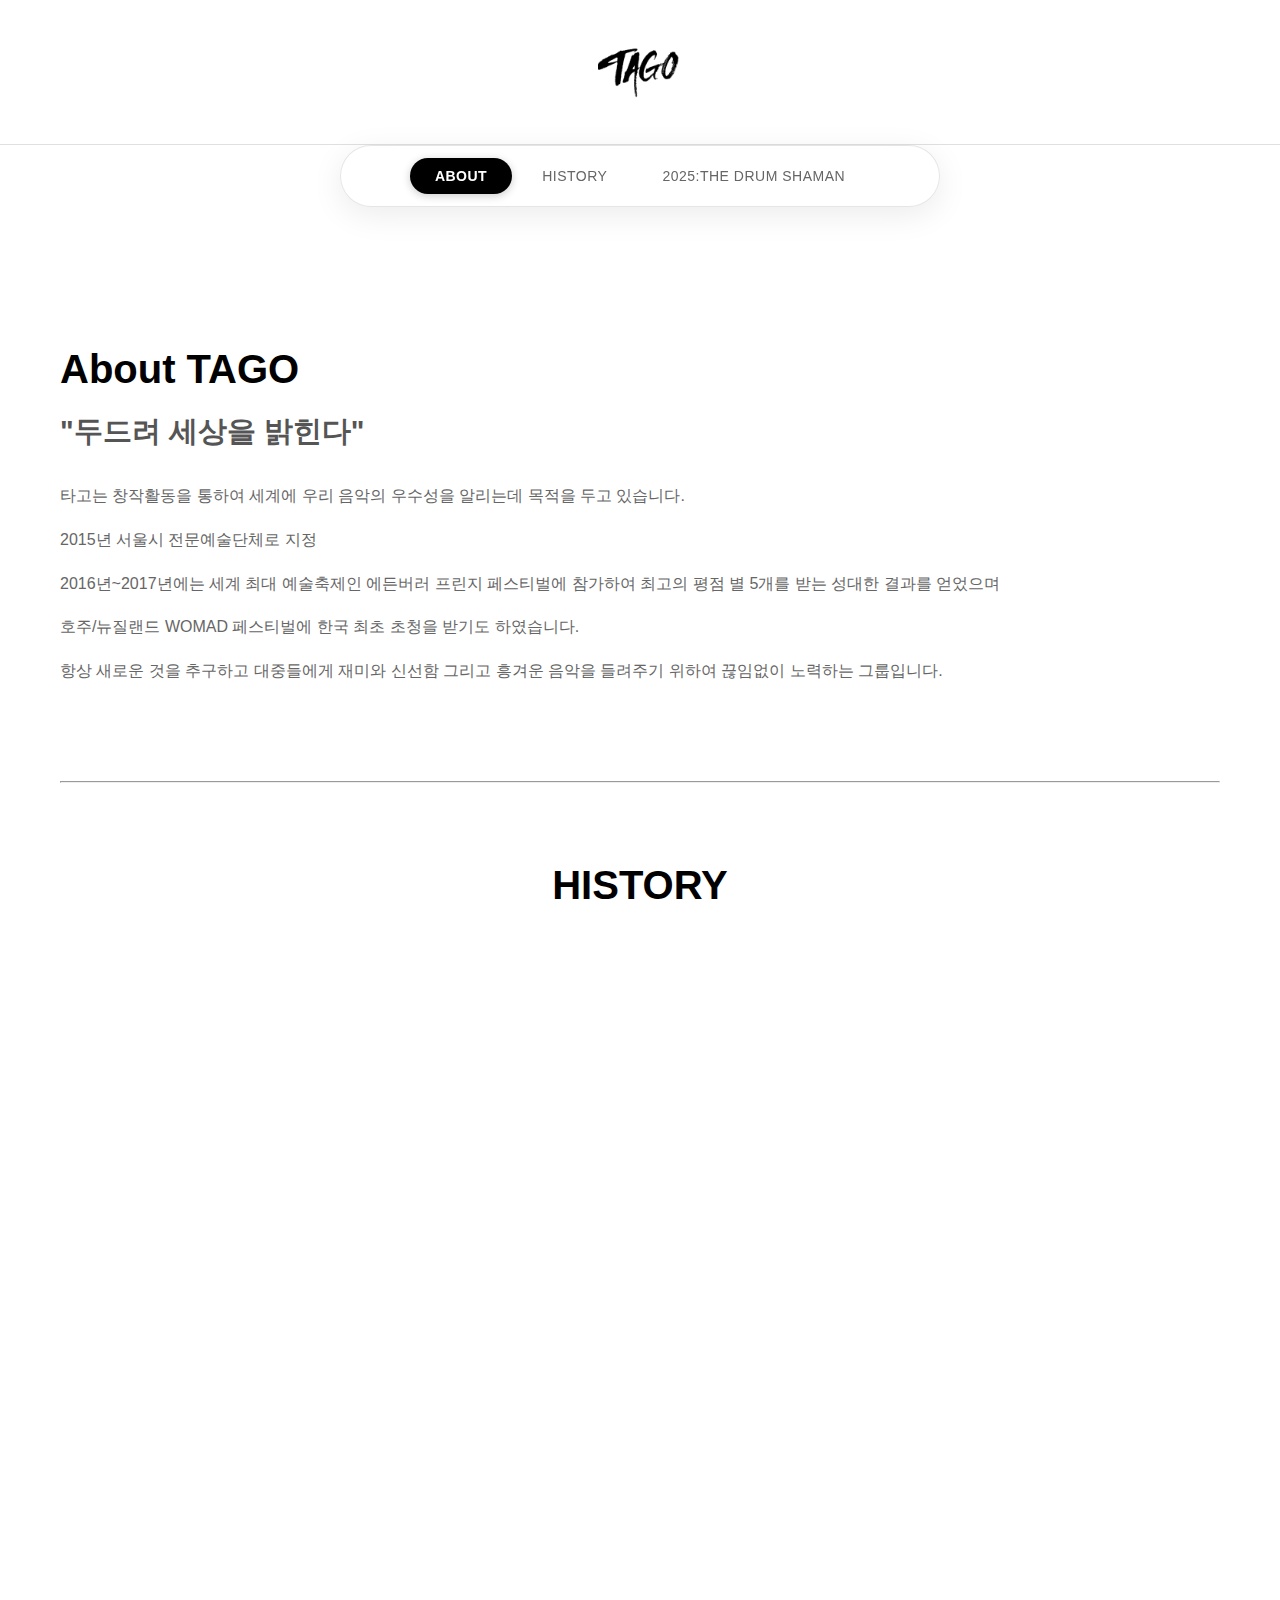
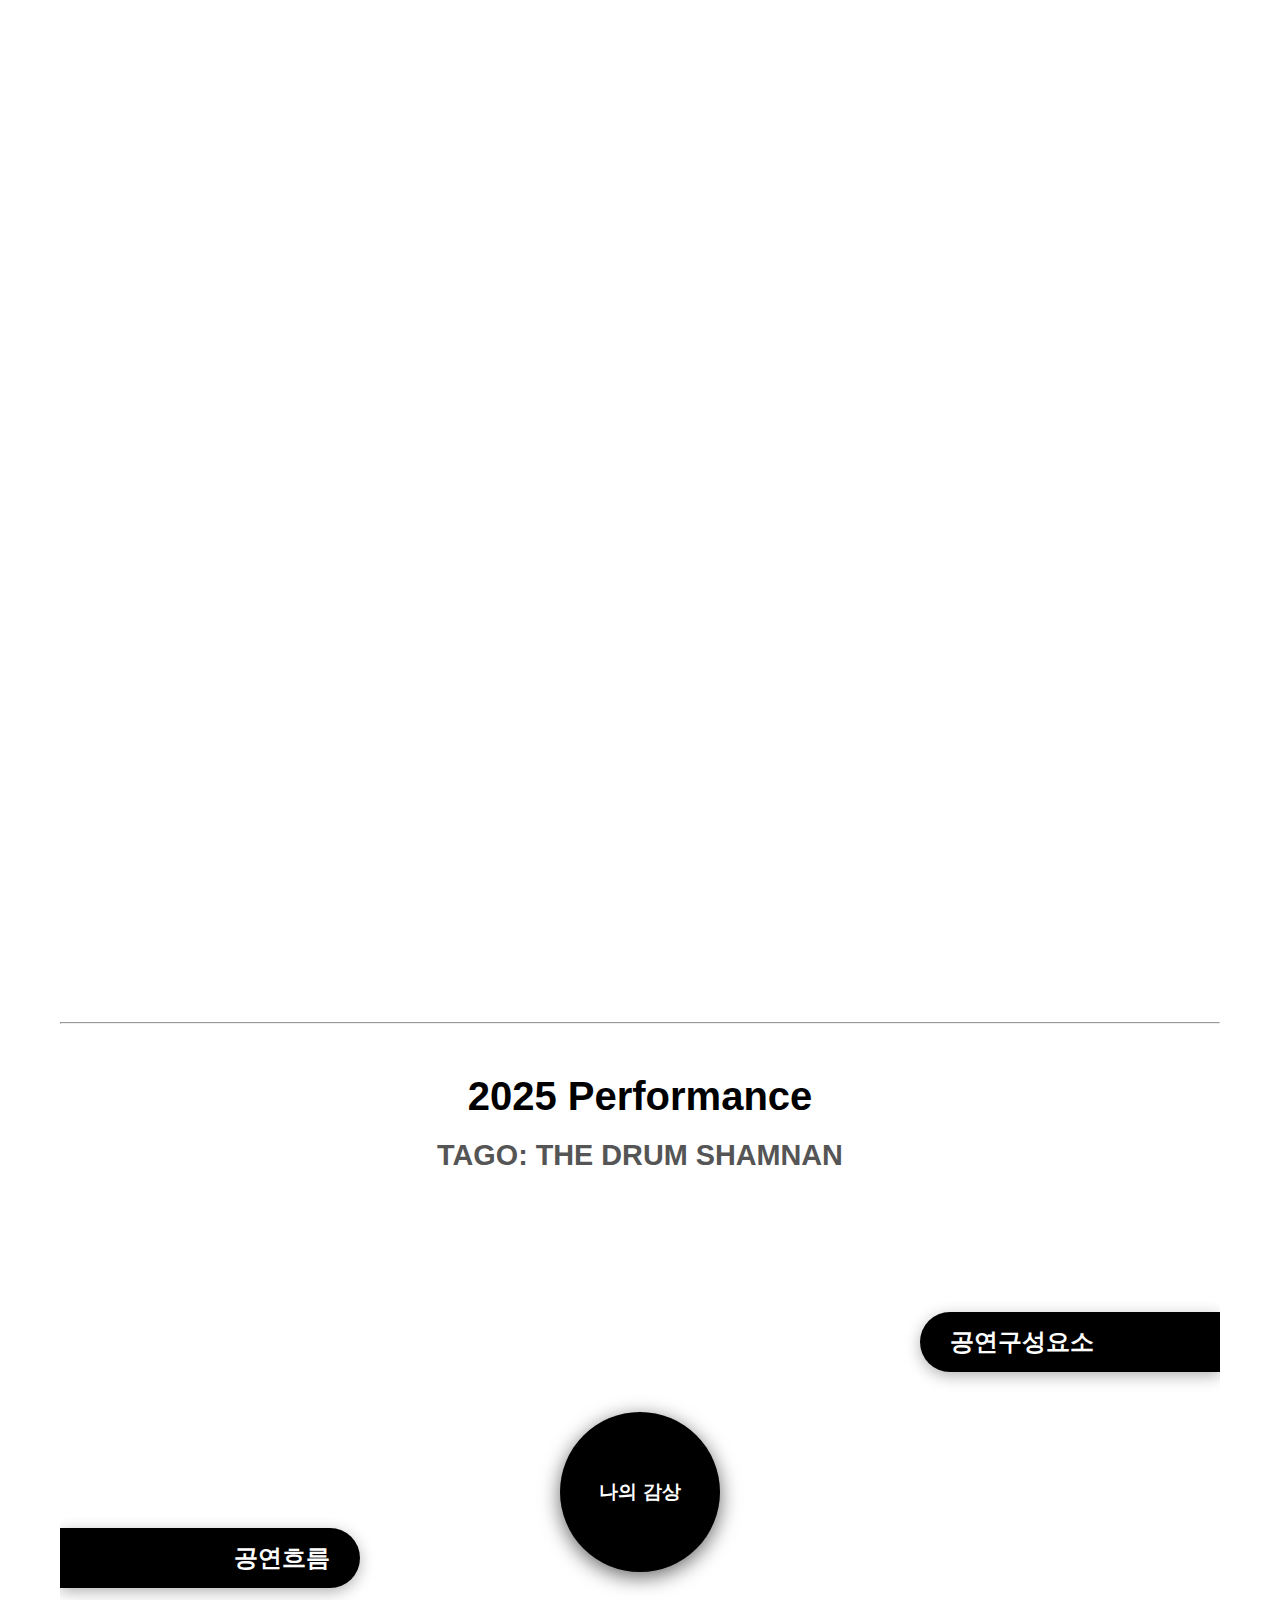
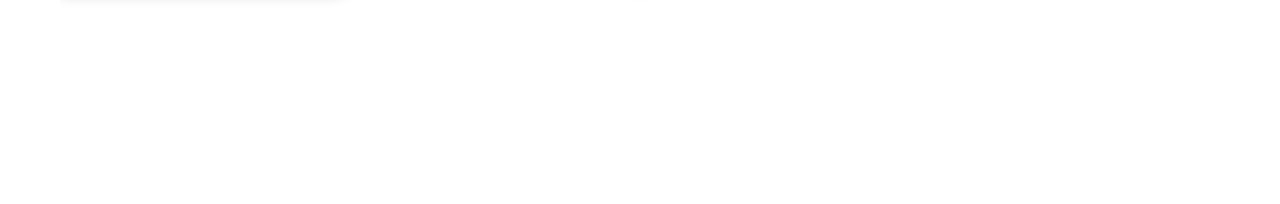
<file: index.html>
<!DOCTYPE html>
<html lang="en">
<head>
    <meta charset="UTF-8">
    <meta name="viewport" content="width=device-width, initial-scale=1.0">
    <link rel="preconnect" href="https://fonts.googleapis.com">
    <link rel="stylesheet" href="main-css.css">
    <title>TAGO_main</title>
    <!-- 🌟 새롭게 추가된 CSS 스타일 🌟 -->
    <style>
        /* #TDS 섹션을 위한 스타일: 내부 요소의 absolute 위치 기준 */
        #TDS {
            position: relative; 
            min-height: 80vh; /* 중앙 배치를 위해 최소 높이 확보 */
            display: flex;
            flex-direction: column;
            align-items: center;
            justify-content: flex-start;
            padding-bottom: 100px;
        }

        /* 나의 감상 원형 버튼 스타일 */
        .impression-circle {
            display: flex;
            justify-content: center;
            align-items: center;
            position: absolute;
            top: 65%; /* 중앙보다 약간 아래로 조정 */
            left: 50%;
            transform: translate(-50%, -50%);
            width: 160px; /* 적당한 크기 */
            height: 160px;
            background-color: black;
            color: white;
            border-radius: 50%;
            text-align: center;
            font-size: 1.2rem;
            font-weight: 700;
            text-decoration: none;
            cursor: pointer;
            box-shadow: 0 5px 20px rgba(0, 0, 0, 0.6);
            z-index: 5;
            transition: box-shadow 0.3s ease, transform 0.3s ease;
        }

        .impression-circle:hover {
            box-shadow: 0 0 30px rgba(0, 0, 0, 0.9);
            transform: translate(-50%, -50%) scale(1.1);
        }
        
        /* 원형 확장 전환 오버레이 */
        #circle-transition-overlay {
            position: fixed;
            top: 50%;
            left: 50%;
            width: 0;
            height: 0;
            background-color: black;
            border-radius: 50%;
            opacity: 1;
            transform: translate(-50%, -50%);
            z-index: 9999;
            pointer-events: none;
        }

        #circle-transition-overlay.expand {
            /* 뷰포트의 대각선 길이를 커버할 만큼 충분히 크게 설정 */
            width: 300vmax; 
            height: 300vmax;
            transition: width 0.8s cubic-bezier(0.5, 0, 0.5, 1), height 0.8s cubic-bezier(0.5, 0, 0.5, 1);
        }
        
        /* 🌟 기존 섹션 박스들의 위치 재조정 (화면 끝에 붙도록 수정) 🌟 */
        .elements-box {
             top: 40%; 
             right: 0%; /* 화면 오른쪽 끝에 붙임 */
        }
        
        .flow-box {
             top: 70%; 
             left: 0%; /* 화면 왼쪽 끝에 붙임 */
        }
    </style>
</head>
<body>
    <!-- 로고 영역 (sticky 제외) -->
    <header>
        <div class="header-top">
            <a href="#ABOUT"><img class="logo" src="TAGO_logo.jpg" alt="타고로고"></a>
        </div>
        <hr>
    </header>
    
    <!-- 네비게이션만 sticky -->
    <nav>
        <div class="nav-wrapper">
            <div class="header-menu">
                <a href="#ABOUT" class="active">ABOUT</a>
                <a href="#HISTORY">HISTORY</a>
                <a href="#TDS">2025:THE DRUM SHAMAN</a>
            </div>
        </div>
    </nav>
    </header>
    <main>
        <section id="ABOUT">
            <h1>About TAGO</h1>
            <!-- 화살표 넣기 -->
            <h2>"두드려 세상을 밝힌다"</h2>
            <p>타고는 창작활동을 통하여 세계에 우리 음악의 우수성을 알리는데 목적을 두고 있습니다.</p>
            <p class="footprint1"><span class="highlight">2015년 서울시 전문예술단체로 지정</span></p>
            <p class="footprint2"><span class="highlight">2016년~2017년에는 세계 최대 예술축제인 에든버러 프린지 페스티벌에 참가하여 최고의 평점 별 5개를 받는 성대한 결과</span>를 얻었으며</p>
            <p class="footprint3"><span class="highlight">호주/뉴질랜드 WOMAD 페스티벌에 한국 최초 초청</span>을 받기도 하였습니다.</p>
            <p>항상 새로운 것을 추구하고 대중들에게 재미와 신선함 그리고 흥겨운 음악을 들려주기 위하여 끊임없이 노력하는 그룹입니다.</p>
        </section>
        <hr>

        <section id="HISTORY">
    <h1 style="text-align: center; margin-bottom: 60px;">HISTORY</h1>
    
    <div class="history-container">
        <div class="y15-card">
            <div class="y15-head">2015</div>
            <div class="y15-detail">
                강남구립 무용단 상설공연 '말죽거리' 공연<br>
                국악방송 음원 지원사업 녹음<br>
                일본 니가타 '동양 3국의 춤' 공연<br>
                싱가포르 독립 50주년 기념공연<br>
                국립오페라단〈주몽〉협연
            </div>
        </div>

        <div class="y16-card">
            <div class="y16-head">2016</div>
            <div class="y16-detail">
                인도네시아 자카르타, 반둥 공연 (한국문화원)<br>
                에딘버러 '프린지 페스티벌' 참가<br>
                '세계민속춤 축제' 주최, 주관 및 오프닝 공연<br>
                광화문 광장 '아리랑 페스티벌' 공연<br>
                '신나는 국악여행' < 코리안 정글 > 공연
            </div>
        </div>

        <div class="y17-card">
            <div class="y17-head">2017</div>
            <div class="y17-detail">
                금나래아트홀 기획공연 'TAGO 코리안드럼'<br>
                호주, 뉴질랜드 '워매들레이드 페스티벌' 초청공연<br>
                Dom sindikata, Serbia 세르비아 초청공연<                루마니아 Sibiu '국제 연극 페스티벌' 초청공연<br>
                런던 '코리아 페스티벌', 올림피아 극장 초청공연<br>
                에딘버러 '프린지 페스티벌' assembly ballom hall (24회 공연)<br>
                스페인 'La Merce 페스티벌' 초청공연
            </div>
        </div>

        <div class="y18-card">
            <div class="y18-head">2018</div>
            <div class="y18-detail">
                문래예술공장 "원스트링즈" 공연<br>
                팔레스타인 인터네셔널 페스티벌 공연<br>
                라트비아 독립 100주년 뮤직 페스티벌 공연<br>
                피츠버그 페스티벌 "코리안드럼 타고" 공연<br>
                금나래 아트홀 작은음악회 "타고 MAD" 공연
            </div>
        </div>

        <div class="y19-card">
            <div class="y19-head">2019</div>
            <div class="y19-detail">
                TAGO 'MAD' 정기공연 성수아트홀<br>
                타고 '피쓰나이트' 해남문화예술회관 초청공연<br>
                러시아-독일 Korean Festival 초청공연<br>
                한·튀니지 수교 50주년 기념 초청공연<br>
                청와대 신년회 타고 공연
            </div>
        </div>

        <div class="y20-card">
            <div class="y20-head">2020</div>
            <div class="y20-detail">
                'MBC 가요대제전' MONSTERX & 크래비티 & TAGO<br>
                'MBN 나야나' 팔도명물가수 TAGO 김시원 출연<br>
                광주예술고등학교 마스터 클래스<br>
                동작문화재단 < 노들난장 ><br>
                네덜란드 22개 도시 투어 < TAGO - Korean Drum Ⅱ ><br>
                광주 국립아시아문화전당 < TAGO - Brunch Concert >
            </div>
        </div>

        <div class="y21-card">
            <div class="y21-head">2021</div>
            <div class="y21-detail">
                고수의콘서트 평화의 희망의 북을 울려라 화양연화 '인천서구문화회관'<br>
                한국 카메룬 수교 60주년 기념 초청공연
            </div>
        </div>

        <div class="y22-card">
            <div class="y22-head">2022</div>
            <div class="y22-detail">
                한국 과테말라, 에콰도르, 파라과이 수교 60주년 기념 초청공연<br>
                KF국제교류재단 주관 호주 캔버라, 멜버른 초청공연<br>
                헝가리 국가거리민속축제 초청공연<br>
                안성 남사당 바우덕이 축제 메인공연<br>
                한국 아르헨티나 수교 60주년 한국문화원 단독 초청공연
            </div>
        </div>

        <div class="y23-card">
            <div class="y23-head">2023</div>
            <div class="y23-detail">
                Jecheon International Music & Film Festival 한국경쟁 부분 장편 후보 < 노크 ><br>
                방방곡곡문화공감사업 성남아트리움 대극장 < TAGO MAD : Man and Drum ><br>
                성남문화재단 기획공연 파크콘서트 < KoreanDrum : 영고 ><br>
                한·미 동맹 70주년 기념 앵커리지 초청공연 < TAGO MAD : Man and Drum ><br>
                타고 신작 정기공연 KoreanDrum III : The Drum Shaman 국립극장 하늘극장
            </div>
        </div>

        <div class="y24-card">
            <div class="y24-head">2024</div>
            <div class="y24-detail">
                KoreanDrum III : The Drum Shaman 부산 영화의전당 하늘연극장<br>
                한국적 북춤의 추구와 세계화 PAF특별상 수상<br>
                제천 벚꽃축제 메인공연
            </div>
        </div>

        <div class="y25-card">
            <div class="y25-head">2025</div>
            <div class="y25-detail">
                제7회 춘천시립예술단 정기공연 어버이날 "효"콘서트 초청공연<br>
                제35회 마카오아트페스티벌 TheDrum Shaman 초청공연<br>
                ROPPONGI ART FESTIVAL 공식 초청공연<br>
                타고 정기공연 KoreanDrum III : The Drum Shaman 국립극장 하늘극장
            </div>
        </div>
    </div>
    
    <!-- 2026 카드 별도 배치 -->
    <div class="y26-card">
        <div class="y26-head">2026</div>
        <div class="y26-detail">Coming Soon...</div>
    </div>
</section>
        <hr>
        <section id="TDS">
            <h1>2025 Performance</h1>
            <h2>TAGO: THE DRUM SHAMNAN</h2>
            
            <!-- 나의 감상 원형 버튼 추가 -->
            <a href="after.html" class="impression-circle" id="impression-link">
                나의 감상
            </a>
            
            <a href="elements.html" class="section-box elements-box">
                <div>
                    <h4 class="elements">공연구성요소</h4>
                </div>
            </a>
        
            <!-- 공연흐름 (왼쪽 고정) -->
            <a href="flow.html" class="section-box flow-box">
                <div>
                    <h4 class="flow">공연흐름</h4>
                </div>
            </a>
        </section>
    </main>
    <footer>
        <!-- <div> <a href="https://www.instagram.com/tago_h/">인스타그램</a></div>
        <div><a href="https://www.drumtago.com/">홈페이지</a></div>
        <p>숙명여자대학교 2410562 인공지능공학부 임효주 제작</p>
        <p>타고팀 앞으로의 행보에 응원을 보냅니다!</p> -->
    </footer>
    <!-- 페이지 전환을 위한 검은 원형 오버레이 -->
    <div id="circle-transition-overlay"></div>
    
    <script>
        document.addEventListener('DOMContentLoaded', function() {
    // 1. 슬라이딩 인디케이터 생성 및 초기화
    const headerMenu = document.querySelector('.header-menu');
    const menuItems = document.querySelectorAll('.header-menu a');
    
    // 인디케이터 요소 생성
    const indicator = document.createElement('div');
    indicator.className = 'nav-indicator';
    headerMenu.appendChild(indicator);
    
    // 인디케이터 위치 업데이트 함수
    function updateIndicator(target) {
        if (!target) return;
        
        const menuRect = headerMenu.getBoundingClientRect();
        const targetRect = target.getBoundingClientRect();
        
        indicator.style.width = `${targetRect.width}px`;
        indicator.style.left = `${targetRect.left - menuRect.left}px`;
    }
    
    // 초기 active 항목으로 인디케이터 설정
    setTimeout(() => {
        const initialActive = document.querySelector('.header-menu a.active');
        if (initialActive) {
            updateIndicator(initialActive);
        }
    }, 100);
    
    // 2. 메뉴 클릭 이벤트
    menuItems.forEach(item => {
        item.addEventListener('click', function(e) {
            e.preventDefault(); // 기본 동작 막기
            
            // 모든 active 클래스 제거
            menuItems.forEach(menuItem => {
                menuItem.classList.remove('active');
            });
            
            // 클릭한 아이템에 active 클래스 추가
            this.classList.add('active');
            
            // 인디케이터 이동
            updateIndicator(this);
            
            // 해당 섹션으로 스크롤
            const targetId = this.getAttribute('href');
            const targetSection = document.querySelector(targetId);
            
            if (targetSection) {
                const headerOffset = 80;
                const elementPosition = targetSection.getBoundingClientRect().top;
                const offsetPosition = elementPosition + window.pageYOffset - headerOffset;
                
                window.scrollTo({
                    top: offsetPosition,
                    behavior: 'smooth'
                });
            }
        });
    });
    
    // 3. 스크롤 시 네비게이션 글래스 효과
    const nav = document.querySelector('nav');
    
    if (nav) {
        window.addEventListener('scroll', function() {
            let scrollTop = window.pageYOffset || document.documentElement.scrollTop;
            
            if (scrollTop > 100) {
                nav.classList.add('scrolled');
            } else {
                nav.classList.remove('scrolled');
            }
        });
    }
    
    // 4. 스크롤 위치에 따른 active 메뉴 자동 변경
    const sections = document.querySelectorAll('section[id]');
    let isScrolling = false;
    
    function highlightMenu() {
        // 클릭으로 스크롤 중이면 무시
        if (isScrolling) return;
        
        const scrollY = window.pageYOffset;
        
        sections.forEach(section => {
            const sectionHeight = section.offsetHeight;
            const sectionTop = section.offsetTop - 150;
            const sectionId = section.getAttribute('id');
            const correspondingLink = document.querySelector(`.header-menu a[href="#${sectionId}"]`);
            
            if (scrollY > sectionTop && scrollY <= sectionTop + sectionHeight) {
                // active 클래스가 이미 있으면 무시
                if (correspondingLink && !correspondingLink.classList.contains('active')) {
                    menuItems.forEach(item => item.classList.remove('active'));
                    correspondingLink.classList.add('active');
                    updateIndicator(correspondingLink);
                }
            }
        });
    }
    
    // 스크롤 이벤트 (디바운스 적용)
    let scrollTimeout;
    window.addEventListener('scroll', function() {
        clearTimeout(scrollTimeout);
        scrollTimeout = setTimeout(highlightMenu, 100);
    });
    
    // 5. 윈도우 리사이즈 시 인디케이터 위치 재조정
    window.addEventListener('resize', function() {
        const activeItem = document.querySelector('.header-menu a.active');
        if (activeItem) {
            updateIndicator(activeItem);
        }
    });
    
    // 6. 클릭 스크롤 플래그 관리
    menuItems.forEach(item => {
        item.addEventListener('click', function() {
            isScrolling = true;
            setTimeout(() => {
                isScrolling = false;
            }, 1000); // 스크롤 애니메이션 시간
        });
    });
    
    // 7. History 카드 스크롤 애니메이션 (2026 카드 포함)
    const historyCards = document.querySelectorAll('[class^="y"][class$="-card"]');
    
    if (historyCards.length > 0) {
        const observerOptions = {
            root: null,
            rootMargin: '0px 0px -50px 0px',
            threshold: 0.1
        };
        
        const cardObserver = new IntersectionObserver((entries) => {
            entries.forEach(entry => {
                if (entry.isIntersecting) {
                    entry.target.classList.add('visible');
                }
            });
        }, observerOptions);
        
        // 모든 연도 카드 관찰 (2026 포함)
        historyCards.forEach(card => {
            cardObserver.observe(card);
        });
    }
    
    // 8. 페이지 로드 애니메이션 (기존 로직 유지)
    window.addEventListener('load', function() {
        const logo = document.querySelector('.logo');
        const navWrapper = document.querySelector('.nav-wrapper');
        
        if (logo) {
            logo.style.opacity = '0';
            logo.style.transform = 'translateY(-20px)';
            logo.style.transition = 'all 0.6s ease';
            
            setTimeout(() => {
                logo.style.opacity = '1';
                logo.style.transform = 'translateY(0)';
            }, 100);
        }
        
        if (navWrapper) {
            navWrapper.style.opacity = '0';
            navWrapper.style.transform = 'translateY(-20px)';
            navWrapper.style.transition = 'all 0.6s ease 0.2s';
            
            setTimeout(() => {
                navWrapper.style.opacity = '1';
                navWrapper.style.transform = 'translateY(0)';
            }, 200);
        }
    });

    // 9. 기존 페이지 전환 함수 (Elements, Flow)
    function smoothTransition(url, direction) {
        // ... (기존 코드 유지) ...
        const transition = document.createElement('div');
        
        if (direction === 'right') {
            transition.className = 'page-transition-right';
            document.querySelector('#TDS').style.transition = 'transform 0.6s cubic-bezier(0.4, 0, 0.2, 1)';
            document.querySelector('#TDS').style.transform = 'translateX(-100%)';
        } else if (direction === 'left') {
            transition.className = 'page-transition-left';
            document.querySelector('#TDS').style.transition = 'transform 0.6s cubic-bezier(0.4, 0, 0.2, 1)';
            document.querySelector('#TDS').style.transform = 'translateX(100%)';
        }
        
        document.body.appendChild(transition);
        
        setTimeout(() => {
            transition.classList.add('active');
        }, 10);
        
        setTimeout(() => {
            window.location.href = url;
        }, 600);
    }

    // 10. 나의 감상 (Expanding Circle) 전환 로직 추가
    const impressionLink = document.getElementById('impression-link');
    const overlay = document.getElementById('circle-transition-overlay');
    const circleTransitionDuration = 800; // 0.8s, matching CSS transition

    if (impressionLink && overlay) {
        impressionLink.addEventListener('click', (e) => {
            e.preventDefault();
            const targetUrl = impressionLink.href;

            // 1. 확장 애니메이션 시작
            overlay.classList.add('expand');
            overlay.style.pointerEvents = 'auto'; 

            // 2. 애니메이션이 끝난 후 페이지 이동
            setTimeout(() => {
                window.location.href = targetUrl;
            }, circleTransitionDuration); 
        });
    }

    // 11. 기존 링크 클릭 이벤트 처리
    document.querySelector('.elements-box').addEventListener('click', function(e) {
        e.preventDefault();
        const url = this.getAttribute('href');
        smoothTransition(url, 'right');
    });

    document.querySelector('.flow-box').addEventListener('click', function(e) {
        e.preventDefault();
        const url = this.getAttribute('href');
        smoothTransition(url, 'left');
    });

    // 12. 슬라이드 애니메이션 정의 (기존 로직 유지)
    const style = document.createElement('style');
    style.textContent = `
        @keyframes slideInRight {
            from {
                transform: translateX(100%);
                opacity: 0;
            }
            to {
                transform: translateX(0);
                opacity: 1;
            }
        }
        
        @keyframes slideInLeft {
            from {
                transform: translateX(-100%);
                opacity: 0;
            }
            to {
                transform: translateX(0);
                opacity: 1;
            }
        }
    `;
    document.head.appendChild(style);
});
    </script>
</body>
</html>
</file>
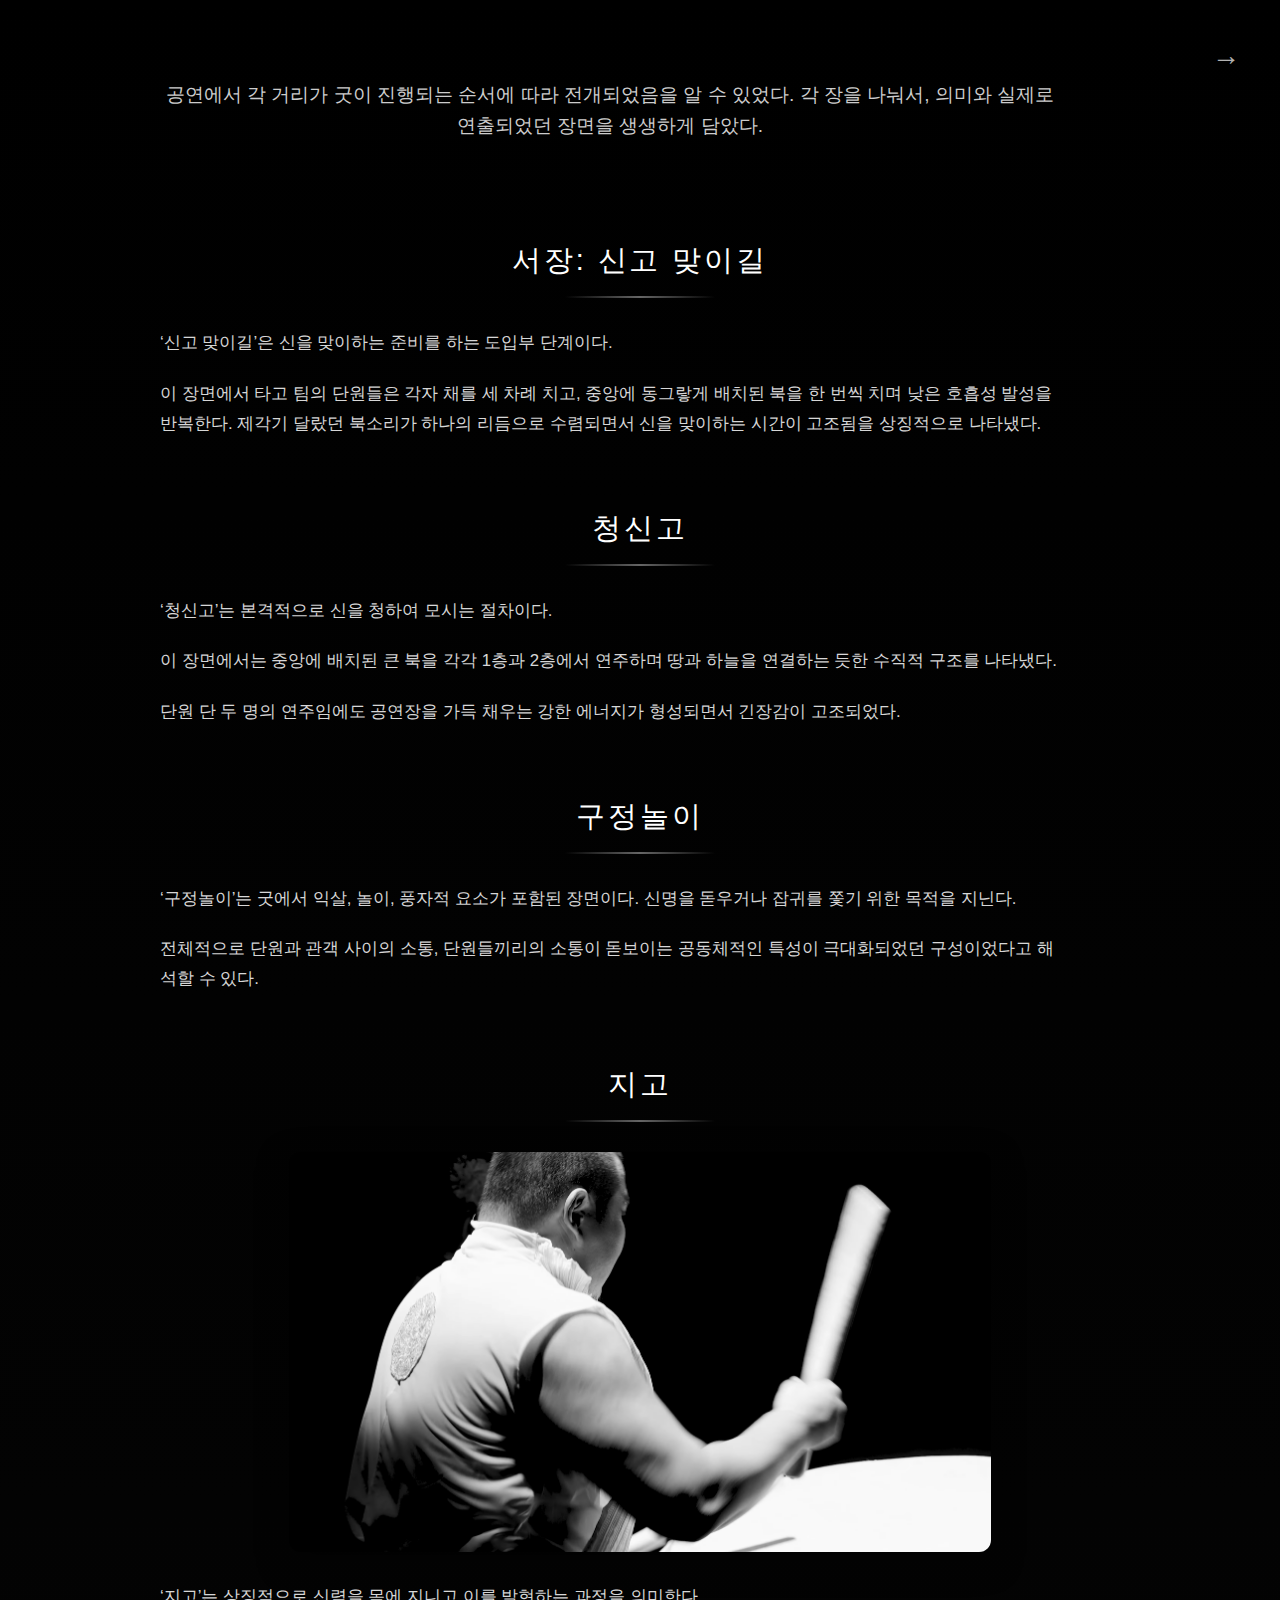
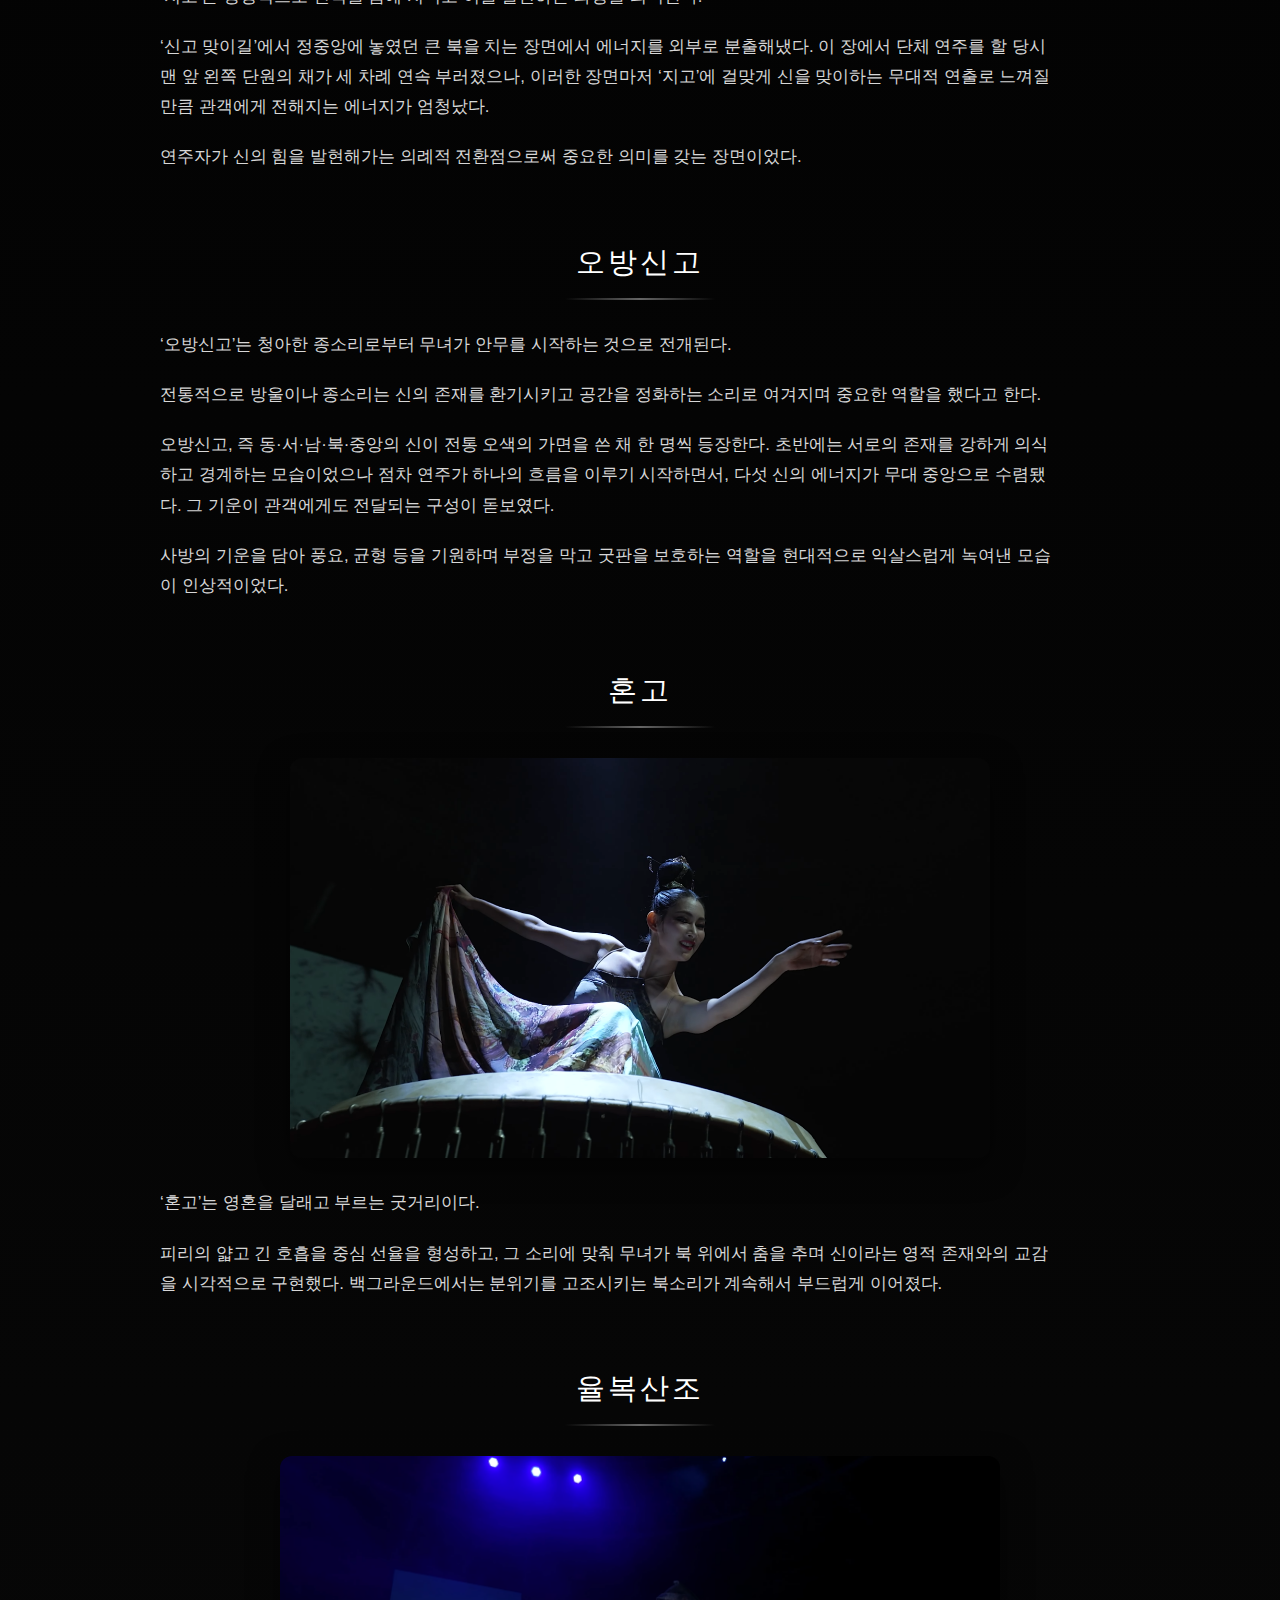
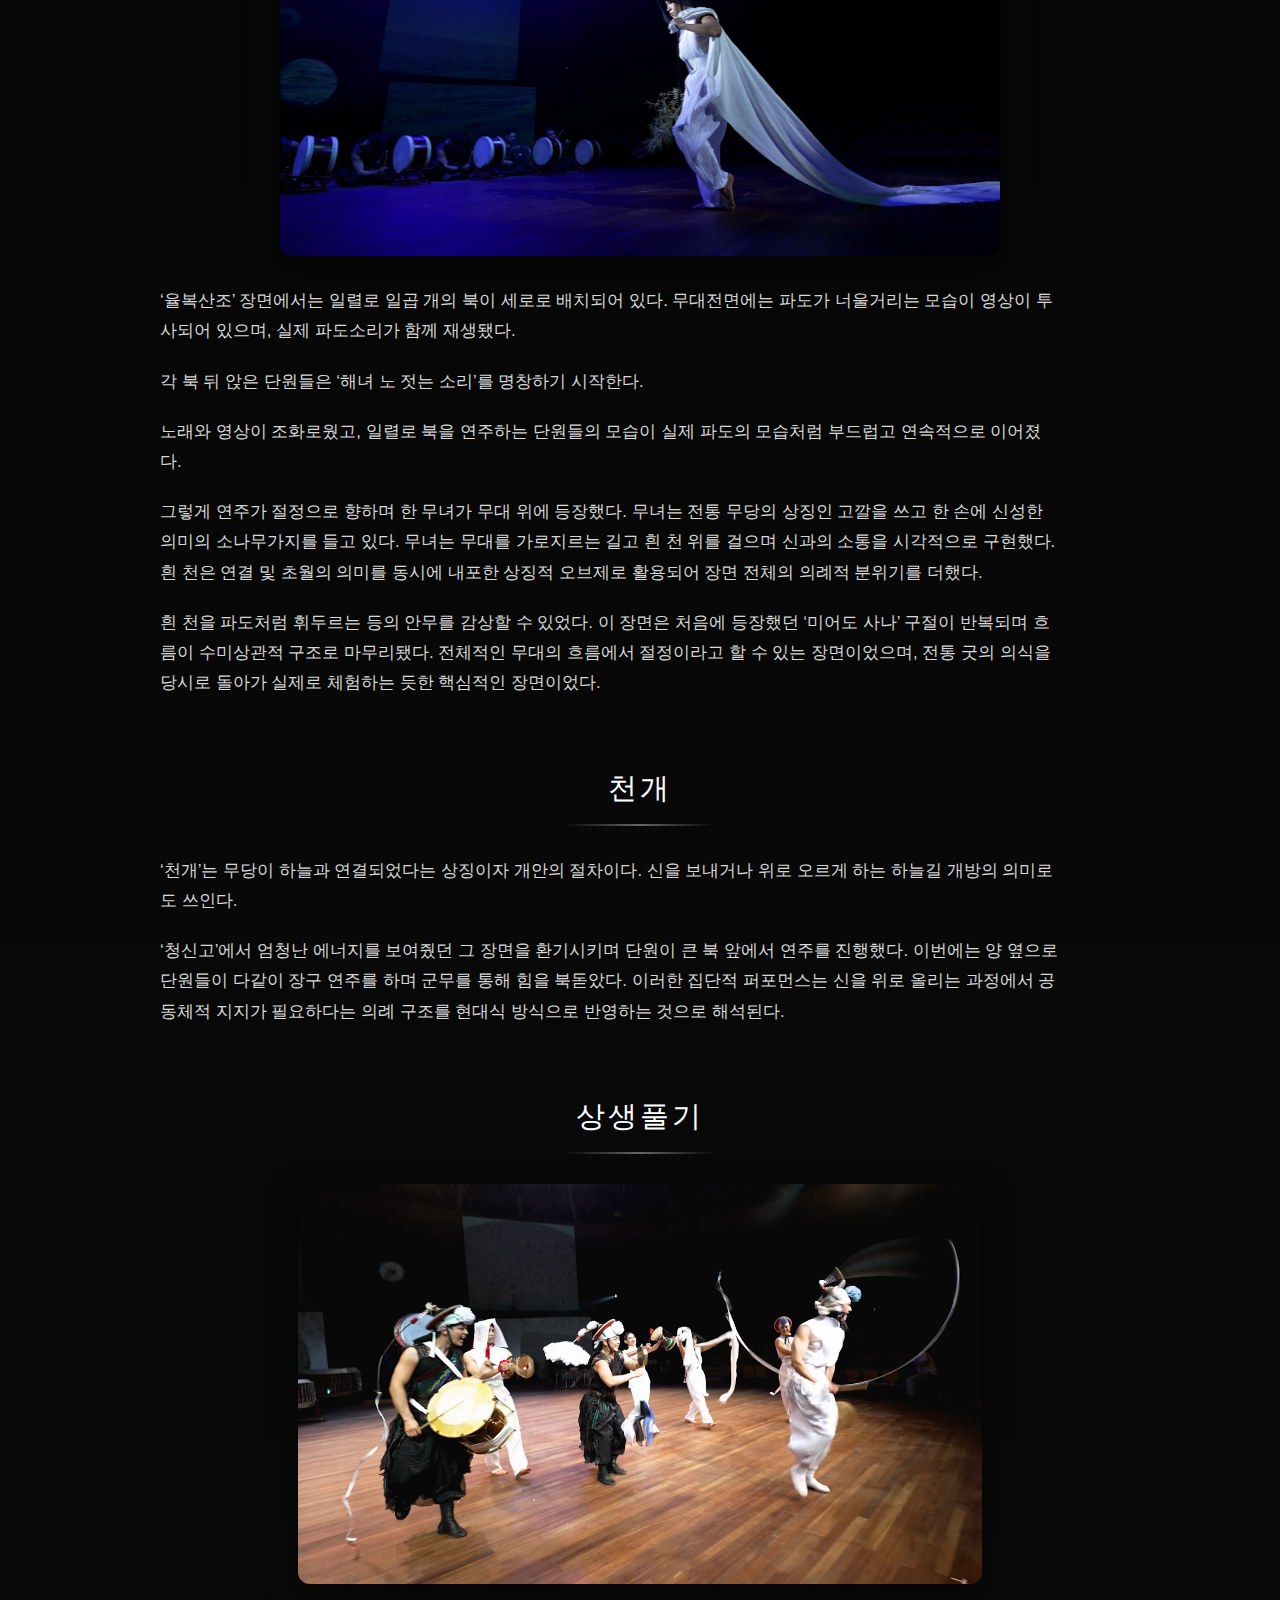
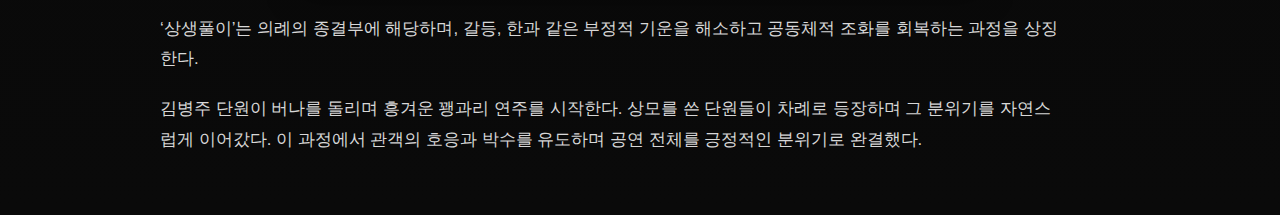
<file: flow.html>
<!DOCTYPE html>
<html lang="en">
<head>
    <meta charset="UTF-8">
    <meta name="viewport" content="width=device-width, initial-scale=1.0">
    <title>Flow</title>
    <style>
        /* 기본 스타일 초기화 */
        * {
            margin: 0;
            padding: 0;
            box-sizing: border-box;
        }
        
        /* 폰트 및 배경 설정 */
        body {
            background: linear-gradient(180deg, #000000 0%, #0a0a0a 100%);
            color: white;
            font-family: 'Noto Sans KR', 'Inter', Arial, sans-serif;
            /* 상단 공백 확보 */
            padding: 80px 20px 40px 20px;
            min-height: 100vh;
            position: relative; 
        }

        /* 🌟 뒤로 가기 화살표 스타일 (우측 상단) 🌟 */
        .back-arrow {
            position: absolute;
            top: 40px; /* 상단 공백 내에 위치 */
            right: 40px;
            color: white;
            text-decoration: none;
            font-size: 28px;
            font-weight: 300;
            transition: all 0.3s ease;
            opacity: 0.7;
            z-index: 10;
        }
        
        .back-arrow:hover {
            opacity: 1;
            transform: scale(1.2);
        }

        /* 🌟 페이지 전환 오버레이 스타일 (수정됨: 오른쪽 바깥에서 시작) 🌟 */
        #transition-overlay {
            position: fixed;
            top: 0;
            left: 0;
            width: 100%;
            height: 100%;
            background-color: white;
            transform: translateX(100%); /* 🌟 초기 위치: 화면 오른쪽 바깥 (100%로 수정) 🌟 */
            z-index: 9999;
        }

        #transition-overlay.slide-in {
            transform: translateX(0); /* 🌟 전환 위치: 원래 위치로 이동 (0으로 수정) 🌟 */
            transition: transform 0.5s cubic-bezier(0.645, 0.045, 0.355, 1.000); /* 부드러운 애니메이션 곡선 */
        }
        /* ------------------------------------- */


        /* 컨텐츠 최대 너비 설정 */
        .content-wrapper {
            max-width: 1000px;
            margin: 0 auto;
            padding: 0 20px;
        }
        
        /* 전체 도입부 문단 스타일 */
        .head-p {
            font-size: 1.2rem;
            color: #ccc;
            margin-bottom: 50px;
            text-align: center;
            line-height: 1.6;
            font-weight: 300;
        }

        /* 챕터 제목 (h4) 스타일: 흰색 글자로 변경 */
        h4 {
            text-align: center;
            color: white;
            display: inline-block;
            padding: 0;
            margin-top: 50px;
            margin-bottom: 15px;
            font-size: 1.8rem;
            font-weight: 300;
            letter-spacing: 0.1em;
            text-transform: uppercase;
            width: fit-content;
        }
        
        /* h4를 컨텐츠 영역 중앙에 배치하기 위한 컨테이너 */
        .h4-container {
            display: flex;
            justify-content: center;
            width: 100%;
        }

        /* 구분선 (hr) 스타일: h4의 박스 제거에 맞춰 명확하게 조정 */
        hr {
            border: none;
            height: 2px;
            background: linear-gradient(90deg, transparent, #666, transparent);
            width: 150px;
            margin: 0 auto 30px auto;
        }
        
        /* 본문 문단 (p) 스타일 정리 */
        p {
            font-size: 1.05rem;
            line-height: 1.8;
            color: rgba(255, 255, 255, 0.85);
            margin-bottom: 20px;
            font-weight: 300;
            max-width: 900px;
        }

        /* 이미지 스타일 */
        img {
            max-width: 100%;
            height: auto;
            border-radius: 12px;
            box-shadow: 0 10px 30px rgba(0, 0, 0, 0.5);
            margin: 30px auto;
            display: block;
            max-height: 400px;
            object-fit: contain;
        }

        /* 모바일 반응형 디자인 */
        @media (max-width: 768px) {
            body {
                padding: 60px 10px 20px 10px; /* 상단 패딩 조정 */
            }
            .back-arrow {
                top: 20px;
                right: 20px;
            }
            h4 {
                font-size: 1.4rem;
                padding: 6px 15px;
            }
            .head-p {
                font-size: 1rem;
                margin-bottom: 40px;
            }
            p {
                font-size: 0.95rem;
            }
            img {
                margin: 20px auto;
                max-height: 300px;
            }
        }
    </style>
</head>
<body>
    <!-- 🌟 우측 상단 뒤로 가기 화살표 🌟 -->
    <a href="index.html" class="back-arrow">&rarr;</a>

    <!-- 🌟 페이지 전환 오버레이 요소 🌟 -->
    <div id="transition-overlay"></div>

    <div class="content-wrapper">
        <p class="head-p">
            공연에서 각 거리가 굿이 진행되는 순서에 따라 전개되었음을 알 수 있었다. 각 장을 나눠서, 의미와 실제로 연출되었던 장면을 생생하게 담았다.
        </p>

        <div class="h4-container"><h4>서장: 신고 맞이길</h4></div>
        <hr>
        <p>‘신고 맞이길’은 신을 맞이하는 준비를 하는 도입부 단계이다. </p>
        <p>이 장면에서 타고 팀의 단원들은 각자 채를 세 차례 치고, 중앙에 동그랗게 배치된 북을 한 번씩 치며 낮은 호흡성 발성을 반복한다. 제각기 달랐던 북소리가 하나의 리듬으로 수렴되면서 신을 맞이하는 시간이 고조됨을 상징적으로 나타냈다.</p>
        
        <div class="h4-container"><h4>청신고</h4></div>
        <hr>
        <!-- <img src="flow-2.png" alt="청신고무대장면"> -->
        <p>‘청신고’는 본격적으로 신을 청하여 모시는 절차이다. </p>
        <p>이 장면에서는 중앙에 배치된 큰 북을 각각 1층과 2층에서 연주하며 땅과 하늘을 연결하는 듯한 수직적 구조를 나타냈다.</p>
        <p>단원 단 두 명의 연주임에도 공연장을 가득 채우는 강한 에너지가 형성되면서 긴장감이 고조되었다.</p>

        <div class="h4-container"><h4>구정놀이</h4></div>
        <hr>
        <p>‘구정놀이’는 굿에서 익살, 놀이, 풍자적 요소가 포함된 장면이다. 신명을 돋우거나 잡귀를 쫓기 위한 목적을 지닌다.</p>
        <p>전체적으로 단원과 관객 사이의 소통, 단원들끼리의 소통이 돋보이는 공동체적인 특성이 극대화되었던 구성이었다고 해석할 수 있다.</p>

        <div class="h4-container"><h4>지고</h4></div>
        <hr>
        <img src="flow-4.png" alt="지고무대장면">
        <p>‘지고’는 상징적으로 신력을 몸에 지니고 이를 발현하는 과정을 의미한다. </p>
        <p>‘신고 맞이길’에서 정중앙에 놓였던 큰 북을 치는 장면에서 에너지를 외부로 분출해냈다. 이 장에서 단체 연주를 할 당시 맨 앞 왼쪽 단원의 채가 세 차례 연속 부러졌으나, 이러한 장면마저 ‘지고’에 걸맞게 신을 맞이하는 무대적 연출로 느껴질 만큼 관객에게 전해지는 에너지가 엄청났다. </p>
        <p>연주자가 신의 힘을 발현해가는 의례적 전환점으로써 중요한 의미를 갖는 장면이었다. </p>

        <div class="h4-container"><h4>오방신고</h4></div>
        <hr>
        <p>‘오방신고’는 청아한 종소리로부터 무녀가 안무를 시작하는 것으로 전개된다. </p>
        <p>전통적으로 방울이나 종소리는 신의 존재를 환기시키고 공간을 정화하는 소리로 여겨지며 중요한 역할을 했다고 한다.</p>
        <p>오방신고, 즉 동·서·남·북·중앙의 신이 전통 오색의 가면을 쓴 채 한 명씩 등장한다. 초반에는 서로의 존재를 강하게 의식하고 경계하는 모습이었으나 점차 연주가 하나의 흐름을 이루기 시작하면서, 다섯 신의 에너지가 무대 중앙으로 수렴됐다. 그 기운이 관객에게도 전달되는 구성이 돋보였다. </p>
        <p>사방의 기운을 담아 풍요, 균형 등을 기원하며 부정을 막고 굿판을 보호하는 역할을 현대적으로 익살스럽게 녹여낸 모습이 인상적이었다.</p>

        <div class="h4-container"><h4>혼고</h4></div>
        <hr>
        <img src="flow-6.png" alt="혼고무대장면">
        <p>‘혼고’는 영혼을 달래고 부르는 굿거리이다. </p>
        <p>피리의 얇고 긴 호흡을 중심 선율을 형성하고, 그 소리에 맞춰 무녀가 북 위에서 춤을 추며 신이라는 영적 존재와의 교감을 시각적으로 구현했다. 백그라운드에서는 분위기를 고조시키는 북소리가 계속해서 부드럽게 이어졌다.</p>      
        
        <div class="h4-container"><h4>율복산조</h4></div>
        <hr>
        <img src="flow-7.png" alt="율복산조무대장면">
        <p>‘율복산조’ 장면에서는 일렬로 일곱 개의 북이 세로로 배치되어 있다. 무대전면에는 파도가 너울거리는 모습이 영상이 투사되어 있으며, 실제 파도소리가 함께 재생됐다.</p>
        <p>각 북 뒤 앉은 단원들은 ‘해녀 노 젓는 소리’를 명창하기 시작한다. </p>
        <p>노래와 영상이 조화로웠고, 일렬로 북을 연주하는 단원들의 모습이 실제 파도의 모습처럼 부드럽고 연속적으로 이어졌다.</p>
        <p>그렇게 연주가 절정으로 향하며 한 무녀가 무대 위에 등장했다. 무녀는 전통 무당의 상징인 고깔을 쓰고 한 손에 신성한 의미의 소나무가지를 들고 있다. 무녀는 무대를 가로지르는 길고 흰 천 위를 걸으며 신과의 소통을 시각적으로 구현했다. 흰 천은 연결 및 초월의 의미를 동시에 내포한 상징적 오브제로 활용되어 장면 전체의 의례적 분위기를 더했다.</p>
        <p>흰 천을 파도처럼 휘두르는 등의 안무를 감상할 수 있었다. 이 장면은 처음에 등장했던 ‘미어도 사나’ 구절이 반복되며 흐름이 수미상관적 구조로 마무리됐다. 전체적인 무대의 흐름에서 절정이라고 할 수 있는 장면이었으며, 전통 굿의 의식을 당시로 돌아가 실제로 체험하는 듯한 핵심적인 장면이었다.</p>

        <div class="h4-container"><h4>천개</h4></div>
        <hr>
        <p>‘천개’는 무당이 하늘과 연결되었다는 상징이자 개안의 절차이다. 신을 보내거나 위로 오르게 하는 하늘길 개방의 의미로도 쓰인다. </p>
        <p>‘청신고’에서 엄청난 에너지를 보여줬던 그 장면을 환기시키며 단원이 큰 북 앞에서 연주를 진행했다. 이번에는 양 옆으로 단원들이 다같이 장구 연주를 하며 군무를 통해 힘을 북돋았다. 이러한 집단적 퍼포먼스는 신을 위로 올리는 과정에서 공동체적 지지가 필요하다는 의례 구조를 현대식 방식으로 반영하는 것으로 해석된다. </p>

        <div class="h4-container"><h4>상생풀기</h4></div>
        <hr>
        <img src="flow-9.png" alt="상생풀이무대장면">
        <p>‘상생풀이’는 의례의 종결부에 해당하며, 갈등, 한과 같은 부정적 기운을 해소하고 공동체적 조화를 회복하는 과정을 상징한다. </p>
        <p>김병주 단원이 버나를 돌리며 흥겨운 꽹과리 연주를 시작한다. 상모를 쓴 단원들이 차례로 등장하며 그 분위기를 자연스럽게 이어갔다. 이 과정에서 관객의 호응과 박수를 유도하며 공연 전체를 긍정적인 분위기로 완결했다.</p>
    </div>

    <!-- 🌟 JavaScript for page transition 🌟 -->
    <script>
        document.addEventListener('DOMContentLoaded', () => {
            const backArrow = document.querySelector('.back-arrow');
            const overlay = document.getElementById('transition-overlay');
            const transitionDuration = 500; // 0.5초 (CSS transition과 일치해야 함)

            backArrow.addEventListener('click', (e) => {
                // 기본 페이지 이동을 막음
                e.preventDefault(); 

                const targetUrl = backArrow.href;
                
                // 1. 흰색 오버레이를 오른쪽에서 왼쪽으로 슬라이드 인 시켜 화면을 덮음
                overlay.classList.add('slide-in');

                // 2. 애니메이션이 끝난 후 페이지 이동
                setTimeout(() => {
                    window.location.href = targetUrl;
                }, transitionDuration); 
            });
        });
    </script>
</body>
</html>
</file>
<file: main-css.css>
* {
    margin: 0;
    padding: 0;
    box-sizing: border-box;
}

body {
    margin: 0;
    padding: 0;
    font-family: 'Pretendard', -apple-system, BlinkMacSystemFont, sans-serif;
}

/* 로고 영역 */
header {
    background-color: white;
}

.header-top {
    display: flex;
    justify-content: center;
    align-items: center;
    padding: 30px 0;
}

.header-top .logo {
    height: 80px;
    width: auto;
    cursor: pointer;
    transition: transform 0.3s ease;
}

/* .header-top .logo:hover {
    transform: scale(1.05);
} */

/* hr 스타일 */
header hr {
    margin: 0;
    border: none;
    border-top: 1px solid #e0e0e0;
}

/* 네비게이션 sticky 설정 - 글래스모피즘 */
nav {
    position: -webkit-sticky;
    position: sticky;
    top: 20px;
    z-index: 1000;
    padding: 0 20px;
    transition: all 0.3s ease;
}

/* 네비게이션 컨테이너 - 둥근 모서리 + 글래스 효과 */
.nav-wrapper {
    max-width: 600px;
    margin: 0 auto;
    background: rgba(255, 255, 255, 0.8);
    backdrop-filter: blur(20px);
    -webkit-backdrop-filter: blur(20px);
    border-radius: 50px;
    border: 1px solid rgba(0, 0, 0, 0.1);
    box-shadow: 0 8px 32px rgba(0, 0, 0, 0.08);
    padding: 8px;
}

/* 스크롤 시 더 투명하게 */
nav.scrolled .nav-wrapper {
    background: rgba(255, 255, 255, 0.6);
    backdrop-filter: blur(25px);
    -webkit-backdrop-filter: blur(25px);
    box-shadow: 0 8px 40px rgba(0, 0, 0, 0.1);
}

/* 네비게이션 메뉴 컨테이너 */
.header-menu {
    display: flex;
    justify-content: center;
    align-items: center;
    gap: 5px;
    position: relative;
    height: 44px;
}

/* 슬라이딩 인디케이터 - 검정색 */
.nav-indicator {
    position: absolute;
    height: 36px;
    background: #000;
    border-radius: 20px;
    transition: all 0.3s cubic-bezier(0.4, 0, 0.2, 1);
    z-index: 0;
    box-shadow: 0 2px 8px rgba(0, 0, 0, 0.2);
}

/* 네비게이션 링크 스타일 */
.header-menu a {
    position: relative;
    display: flex;
    align-items: center;
    justify-content: center;
    padding: 0 25px;
    height: 36px;
    text-decoration: none;
    color: #666;
    font-size: 14px;
    font-weight: 500;
    letter-spacing: 0.5px;
    transition: all 0.3s ease;
    border-radius: 20px;
    z-index: 1;
}

/* 호버 시 효과 */
.header-menu a:hover:not(.active) {
    color: #333;
    transform: translateY(-1px);
}

/* 현재 선택된 페이지 */
.header-menu a.active {
    color: white;
    font-weight: 600;
}

/* 메인 콘텐츠 영역 */
main {
    padding: 60px 20px;
    max-width: 1200px;
    margin: 0 auto;
    min-height: 2000px;
}

/* 섹션 스타일 */
section {
    padding: 80px 0;
    min-height: 500px;
}

section h1 {
    font-size: 2.5em;
    margin-bottom: 20px;
    color: black;
    font-weight: 700;
}

section h2 {
    font-size: 1.8em;
    color: #555;
    margin-bottom: 30px;
}

section p {
    line-height: 1.8;
    color: #666;
    margin-bottom: 15px;
}

/* HISTORY 섹션 카드 스타일 */
[class*="-card"] {
    margin-bottom: 30px;
    padding: 25px;
    background: rgba(255, 255, 255, 0.9);
    border-radius: 15px;
    border: 1px solid rgba(0, 0, 0, 0.1);
    box-shadow: 0 4px 20px rgba(0, 0, 0, 0.05);
    transition: all 0.3s ease;
}

[class*="-card"]:hover {
    transform: translateY(-3px);
    box-shadow: 0 6px 30px rgba(0, 0, 0, 0.1);
}

[class*="-head"] {
    font-size: 1.5em;
    font-weight: bold;
    margin-bottom: 15px;
    color: #000;
}

[class*="-detail"] {
    line-height: 1.8;
    color: #555;
}

/* 반응형 디자인 */
@media (max-width: 768px) {
    nav {
        top: 10px;
        padding: 0 10px;
    }
    
    .nav-wrapper {
        border-radius: 30px;
    }
    
    .header-menu {
        gap: 2px;
    }
    
    .header-menu a {
        padding: 0 20px;
        font-size: 13px;
    }
}

@media (max-width: 480px) {
    .nav-wrapper {
        border-radius: 25px;
        padding: 6px;
    }
    
    .header-menu a {
        padding: 0 15px;
        font-size: 12px;
    }
}
/* 기존 CSS에 추가 */

/* HISTORY 섹션 Masonry 레이아웃 */
/* 기존 CSS는 유지하고 History 섹션 부분만 교체 */

/* HISTORY 섹션 Masonry 레이아웃 */
#HISTORY {
    padding: 80px 20px;
    position: relative;
}

.history-container {
    max-width: 1200px;
    margin: 0 auto 50px;
    column-count: 3;
    column-gap: 25px;
}

/* 연도별 카드 스타일 - Pinterest 스타일 */
[class^="y"][class$="-card"]:not(.y26-card) {
    break-inside: avoid;
    margin-bottom: 25px;
    padding: 25px;
    background: rgb(133, 133, 133);
    border-radius: 20px;
    box-shadow: 0 2px 15px rgba(0, 0, 0, 0.08);
    transition: all 0.6s cubic-bezier(0.6, 0, 0.2, 1);
    opacity: 0;
    transform: translateY(30px);
    position: relative;
    overflow: hidden;
}

/* 카드 호버 효과 */
[class^="y"][class$="-card"]:not(.y26-card):hover {
    transform: translateY(-8px) scale(1.02);
    box-shadow: 0 12px 40px rgba(0, 0, 0, 0.15);
}

/* 카드 상단 장식 효과 */
[class^="y"][class$="-card"]:not(.y26-card)::before {
    content: "";
    position: absolute;
    top: 0;
    left: 0;
    right: 0;
    height: 5px;
    background: linear-gradient(90deg, #000 0%, #333 100%);
    transform: translateX(-100%);
    transition: transform 0.6s ease;
}

[class^="y"][class$="-card"]:not(.y26-card):hover::before {
    transform: translateX(0);
}

/* 연도 헤더 스타일 */
[class^="y"][class$="-head"]:not(.y26-head) {
    font-size: 2.5em;
    font-weight: 900;
    margin-bottom: 20px;
    color: #000;
    letter-spacing: -1px;
    position: relative;
    display: inline-block;
}

/* 연도 아래 장식선 */
[class^="y"][class$="-head"]:not(.y26-head)::after {
    content: "";
    position: absolute;
    bottom: -5px;
    left: 0;
    width: 50px;
    height: 3px;
    background: #000;
    border-radius: 2px;
}

/* 상세 내용 스타일 */
[class^="y"][class$="-detail"]:not(.y26-detail) {
    line-height: 1.8;
    color: #555;
    font-size: 0.95em;
}

/* 2026 특별 카드 스타일 - 미래 */
.y26-card {
    max-width: 1200px;
    margin: 60px auto 0;
    padding: 60px;
    background: #000;  /* 순수 검정색 */
    border-radius: 30px;
    box-shadow: 0 15px 50px rgba(0, 0, 0, 0.5);
    text-align: center;
    position: relative;
    overflow: hidden;
    opacity: 0;
    transform: translateY(30px);
    transition: all 0.8s cubic-bezier(0.4, 0, 0.2, 1);
}

/* 반짝이는 효과 */
.y26-card::before {
    content: "";
    position: absolute;
    top: -50%;
    left: -50%;
    width: 200%;
    height: 200%;
    background: radial-gradient(circle, rgba(255,255,255,0.05) 0%, transparent 70%);
    animation: pulse 4s ease-in-out infinite;
}

@keyframes pulse {
    0%, 100% { 
        transform: scale(1); 
        opacity: 0.3; 
    }
    50% { 
        transform: scale(1.1); 
        opacity: 0.6; 
    }
}

.y26-card .y26-head {
    font-size: 4em;
    font-weight: 900;
    color: white;  /* 흰색 */
    margin-bottom: 20px;
    letter-spacing: 2px;
    position: relative;
    z-index: 1;
}

.y26-card .y26-detail {
    font-size: 1.5em;
    color: white;  /* 흰색 */
    letter-spacing: 4px;
    text-transform: uppercase;
    font-weight: 300;
    opacity: 0.9;
    position: relative;
    z-index: 1;
}

/* 호버 효과 추가 */
.y26-card:hover {
    transform: translateY(-5px);
    box-shadow: 0 20px 60px rgba(0, 0, 0, 0.6);
}

/* 스크롤 애니메이션 - visible 클래스 */
.y26-card.visible {
    opacity: 1;
    transform: translateY(0);
}

/* 2026 카드 특별 애니메이션 딜레이 */
.y26-card.visible {
    transition-delay: 0.8s;
}

/* 반응형에서도 색상 유지 */
@media (max-width: 768px) {
    .y26-card {
        padding: 40px 20px;
        background: #000;  /* 모바일에서도 검정색 유지 */
    }
    
    .y26-card .y26-head {
        font-size: 3em;
        color: white;
    }
    
    .y26-card .y26-detail {
        font-size: 1.2em;
        color: white;
        letter-spacing: 2px;
    }
}
div{cursor: pointer;}
.highlight:hover::after{
    width:100%;
}
.highlight{
    display: inline-block; 
    position: relative;
}
.highlight:after{
    content:"";
    width: 0;
    height: 10px;
    display: inline-block;
    background: #ffefa6;
    position: absolute;
    bottom:0;
    left:0;
    z-index:-1;
    transition: 0.2s all;
}

#TDS {
    position: relative;
    min-height: 100vh;
    padding: 50px;
    overflow: hidden;
}

/* 공연구성요소 - 오른쪽 상단 */
.elements-box {
    position: absolute;
    right: -50px;
    top: 200px;
    width: 300px;
    height: 60px;
    background: #000;
    border: none;
    border-radius: 30px 0 0 30px;
    padding: 0 40px 0 30px;
    text-decoration: none;
    display: flex;
    align-items: center;
    justify-content: flex-start;
    transition: all 0.3s ease;
    z-index: 100;
    box-shadow: 0 4px 15px rgba(0, 0, 0, 0.3);
    cursor: pointer;
}

.elements-box:hover {
    background: #1a1a1a;
    transform: translateX(-20px);
    box-shadow: 0 6px 20px rgba(0, 0, 0, 0.5);
}

/* 공연흐름 - 왼쪽 */
.flow-box {
    position: absolute;
    left: -50px;
    top: 400px;
    width: 300px;
    height: 60px;
    background: #000;
    border: none;
    border-radius: 0 30px 30px 0;
    padding: 0 30px 0 40px;
    text-decoration: none;
    display: flex;
    align-items: center;
    justify-content: flex-end;
    transition: all 0.3s ease;
    z-index: 100;
    box-shadow: 0 4px 15px rgba(0, 0, 0, 0.3);
    cursor: pointer;
}

.flow-box:hover {
    background: #1a1a1a;
    transform: translateX(20px);
    box-shadow: 0 6px 20px rgba(0, 0, 0, 0.5);
}

.elements-box h4,
.flow-box h4 {
    color: #fff;
    font-size: 24px;
    margin: 0;
}

/* 페이지 전환 애니메이션 - 우측 이동 */
.page-transition-right {
    position: fixed;
    top: 0;
    left: 0;
    width: 100%;
    height: 100%;
    background: #000;
    transform: translateX(100%);
    transition: transform 0.6s cubic-bezier(0.4, 0, 0.2, 1);
    z-index: 1000;
}

.page-transition-right.active {
    transform: translateX(0);
}

/* 페이지 전환 애니메이션 - 좌측 이동 */
.page-transition-left {
    position: fixed;
    top: 0;
    left: 0;
    width: 100%;
    height: 100%;
    background: #000;
    transform: translateX(-100%);
    transition: transform 0.6s cubic-bezier(0.4, 0, 0.2, 1);
    z-index: 1000;
}

.page-transition-left.active {
    transform: translateX(0);
}

/* 페이드 인/아웃 효과 */
.fade-out {
    opacity: 0;
    transition: opacity 0.3s ease;
}

.fade-in {
    opacity: 1;
    transition: opacity 0.3s ease;
}
</file>
